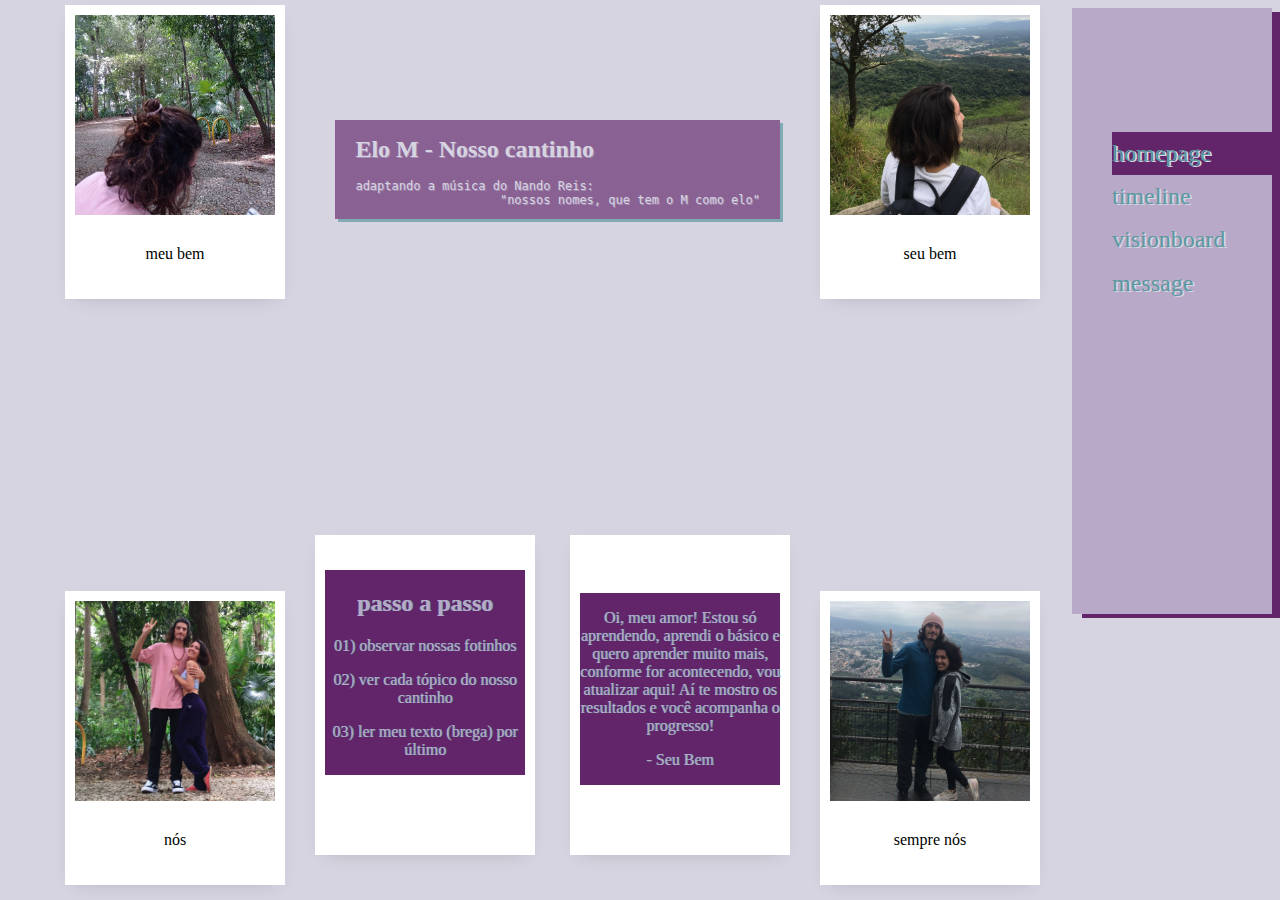
<file: index.html>
<!DOCTYPE html>
<html>
    <head>
    <meta charset="UTF-8" />
    <meta name="viewport" content="width=device-width, initial-scale=1.0">
        <title>meu bem</title>
        <link rel="icon" type="image/x-icon" href="heart.png" />
        <link rel="stylesheet" href="css/index.css" />
    </head>
    <body>
        <section style="background-color: #622569; position:absolute; width:520px; float:right;"></section>
            <div class="thread">

                <div class="text-block">
                    <h1>Elo M - Nosso cantinho</h1>
                    <pre>adaptando a música do Nando Reis:
                    "nossos nomes, que tem o M como elo"</pre>
                </div>
                <div class="polaroid1">
                    <img class="p" src="meu_bem.jpeg" width="100%" class="tilt"/>
                    <div class="contain">
                        <p>meu bem</p>
                    </div>
                </div>
                <div class="polaroid2">
                    <img src="eu.jpeg" width="100%" />
                    <div class="contain">
                        <p>seu bem</p>
                    </div>
                </div>
                <div class="polaroid3">
                    <img src="us1.jpeg" width="100%" />
                    <div class="contain">
                        <p>nós</p>
                    </div>
                </div>
                <div class="polaroid4">
                    <img src="us.jpeg" width="100%" />
                    <div class="contain">
                        <p>sempre nós</p>
                    </div>
                </div>
            </div>
            <div class="header">
                <nav>
                    <ul>
                        <li class="active"><a href="index.html">homepage</a> </li>
                        <li><a href="timeline.html">timeline</a></li>
                        <li><a href="vision_board.html">visionboard</a></li>
                        <li><a href="message.html">message</a></li>
                    </ul>
                </nav>
            </div>
        <div class="footer2">
            <div class="bottom2">
            <h2>passo a passo</h2>
            <p>01) observar nossas fotinhos</p>
            <p>02) ver cada tópico do nosso cantinho</p>
            <p>03) ler meu texto (brega) por último</p>
            </div>
        </div>
        <div class="footer">
        <div class="bottom1">
            <p>Oi, meu amor! Estou só aprendendo, aprendi o básico e quero aprender muito mais,
                conforme for acontecendo, vou atualizar aqui! Aí te mostro os resultados e você acompanha
                o progresso!</p>
            <p>- Seu Bem </p>
        </div>
    </div>
    
    </body>
</html>
</file>
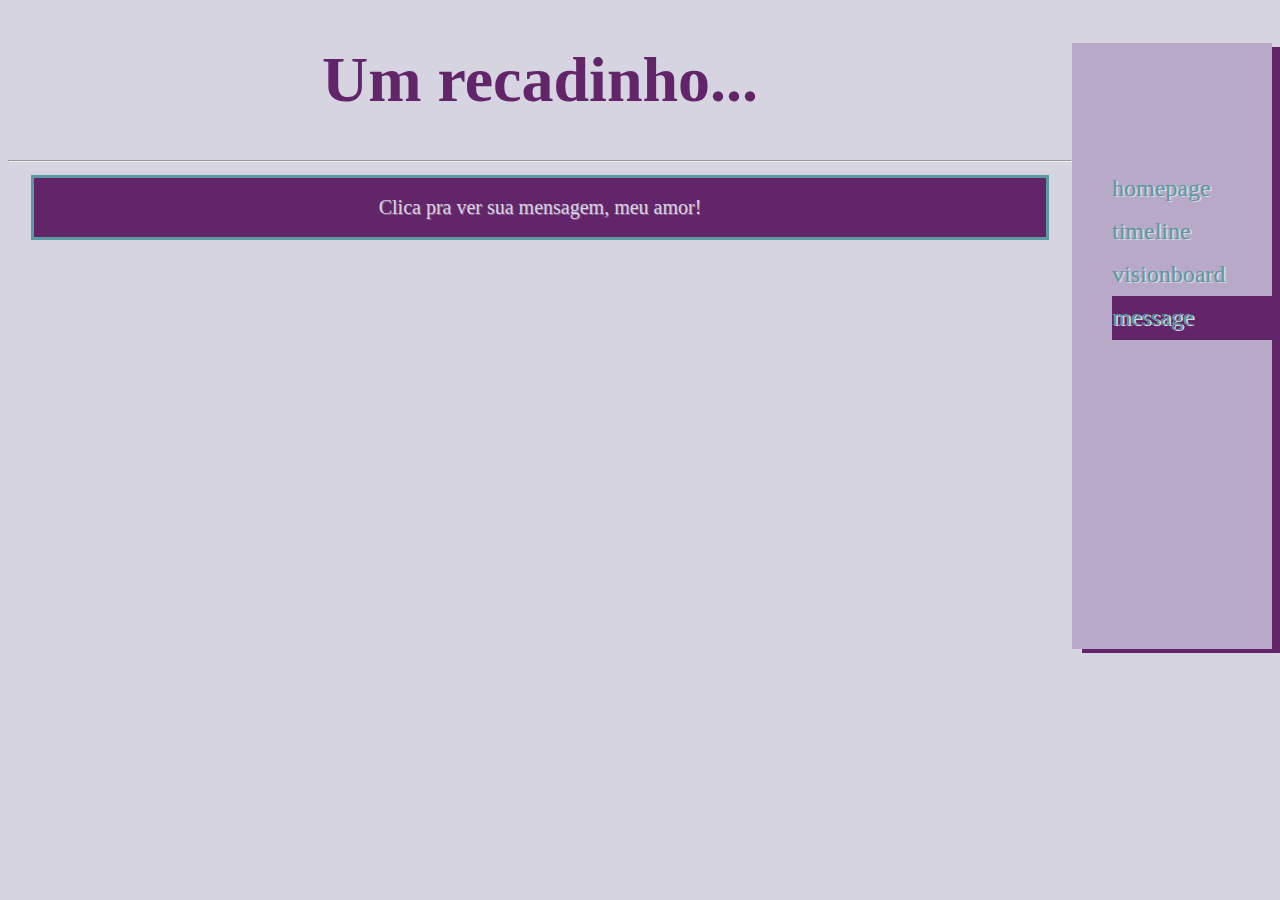
<file: message.html>
<!DOCTYPE html>
<html>
<head>
    <meta charset="UTF-8">
    <title>amor da minha vida</title>
        <link rel="icon" type="image/x-icon" href="heart.png" />
        <link rel="stylesheet" href="css/index.css" />
</head>
<body>
    <div class="header">
        <nav>
            <ul>
                <li><a href="index.html">homepage</a> </li>
                <li><a href="timeline.html">timeline</a></li>
                <li><a href="vision_board.html">visionboard</a></li>
                <li class="active"><a href="message.html">message</a></li>
            </ul>
        </nav>
    </div>
    <main>
        <div class="name">
            <h1>Um recadinho...</h1>
            <hr>

        <button type="button" class="collapsible">Clica pra ver sua mensagem, meu amor!</button>

    <div class="textt">
        
    <p>Eu sempre achei que iria detestar clichês.
    Ou talvez eu tenha sempre fugido deles.</p>
    <br/>
    <p>Eu quis detestar os clichês porque eles sempre pareceram tão simples, tão bobos
        e previsíveis. Tipo gostar de rosa.
        As pessoas esperavam que, por ser uma garota, eu gostasse de rosa.
        Sério que eu iria simplesmente ser exatamente assim?</p>
    <br/>
    <p>Sem surpresas, sem novidades, só seguindo as regras?</p>
    <br/>
    <p>Eu preferiria fugir do clichê que é uma garota gostar de rosa. Mas,
    eventualmente, eu precisei admitir o quanto rosa é uma cor bonita e
    combina não só comigo, mas com tudo! Rosa é bonito, rosa é uma cor 
    que eu admiti que gosto. E gosto bastante, você sabe.</p>
    <br/>
    <p>Sempre pensei assim sobre o amor. Mais especificamente sobre histórias de amor.</p>
    <br/>
    <p>Qual seria a graça de viver clichês? Qual a graça de amar de um 
    jeito clichê, retratado em todos os filmes, músicas, poemas clichês 
    que existem? Qual a graça de sentir e seguir o que esperam de um 
    sentimento e de um relacionamento? Para mim, não tinha graça nenhuma. 
    E talvez por isso só tivesse me enfiado em coisas que fugissem disso, 
    do "padrão", do que era esperado e do que era previsível.</p>
    <br/>
    <p>Acho que esqueci que um dos maiores clichês de todos era o final feliz.</p>

    <p>Como ter um final feliz se não estiver seguindo esses clichês?</p>

    <p>Mas, é só um detalhe, porque não foi por aí que me rendi aos clichês românticos.</p>
    <br/>
    <p>A verdade é que, assim como eu fui vendo a beleza do rosa até finalmente admitir, 
    eu fui vendo a beleza do clichê do amor destinado a ser, destinado a existir e a 
    fazer feliz aqueles que fazem parte dele. Fui vendo aos poucos a beleza de se sentir 
    segura e confortável para ser quem realmente é, sentir sua presença sendo apreciada, 
    sua existência e seu ser sendo compreendido, escutado, visto... E, é claro, a sensação 
    avassaladora e dominante desse amor clichê, que preenche não só seu corpo e alma, mas 
    também sua mente com todas as coisas boas que traz.</p>
    <br/>
    <p>E diante de toda beleza desse amor, como negar que é lindo? Como resistir à sua presença?</p>
    <br/>
    <p>Eu não soube, é claro. Você me fez amar todos os clichês. E me identificar com a grande  
    maioria deles porque, parando pra pensar, o amor só é tão clichê assim a ponto de fazer com
    que tantas pessoas o queiram, o idolatrem e se identifiquem com todas as histórias e músicas
    românticas porque, justamente, seu clichê é real. Ele é, de fato, lindo, faz com que as melhores
    sensações sejam afloradas, o quentinho no peito, o sorriso bobo. E é, também, avassalador, que 
    domina os sentidos, os pensamentos e até muitos aspectos da vida.</p>
    <br/>
    <p>Assim como precisei admitir meu apreço pelo rosa, admito meu apreço pelos clichês, principalmente 
    os românticos.</p>
    <br/>
    <p>Agradeço por me mostrar a beleza dos clichês, meu amor. E te garanto que planejo ainda muitos outros
    clichês ao seu lado, uma vida inteira juntos como os clichês mandam. Uma vida repleta de clichês fofinhos,
    de momentos bonitinhos que nos dê ataque de fofura, de planos que envolvam casamento, casa, mudança, bichinhos,
    filhos e até aceito planejar rotina. Porque com você, meu bem, os clichês mais previsíveis são intensos, são
    surpreendentes, são proveitosos e são repletos de muito carinho, risadas, conversas e muito, muito amor. </p>
    <br/>
    <p>Então, vamos lá! Feliz dia dos namorados, feliz nossos 4 meses e meio oficiais, 5 meses e meio se considerar há 
    quanto tempo já vivemos nossos clichês juntos. Feliz a gente, feliz tudo do seu lado!</p>
    <br/>
    <p>Eu te amo muito, meu bem! Muito muito muito! Muitão!</p>
    </div>
    </main>
<script>
    var coll = document.getElementsByClassName("collapsible");
    var i;

for (i = 0; i < coll.length; i++) {
    coll [i].addEventListener("click", function () {
        this.classList.toggle("active");
        var content = this.nextElementSibling;
        if (content.style.display === "block") {
            content.style.display = "none";
        } else {
            content.style.display = "block"
        }
    });
}
</script>
</body>
</html>
</file>
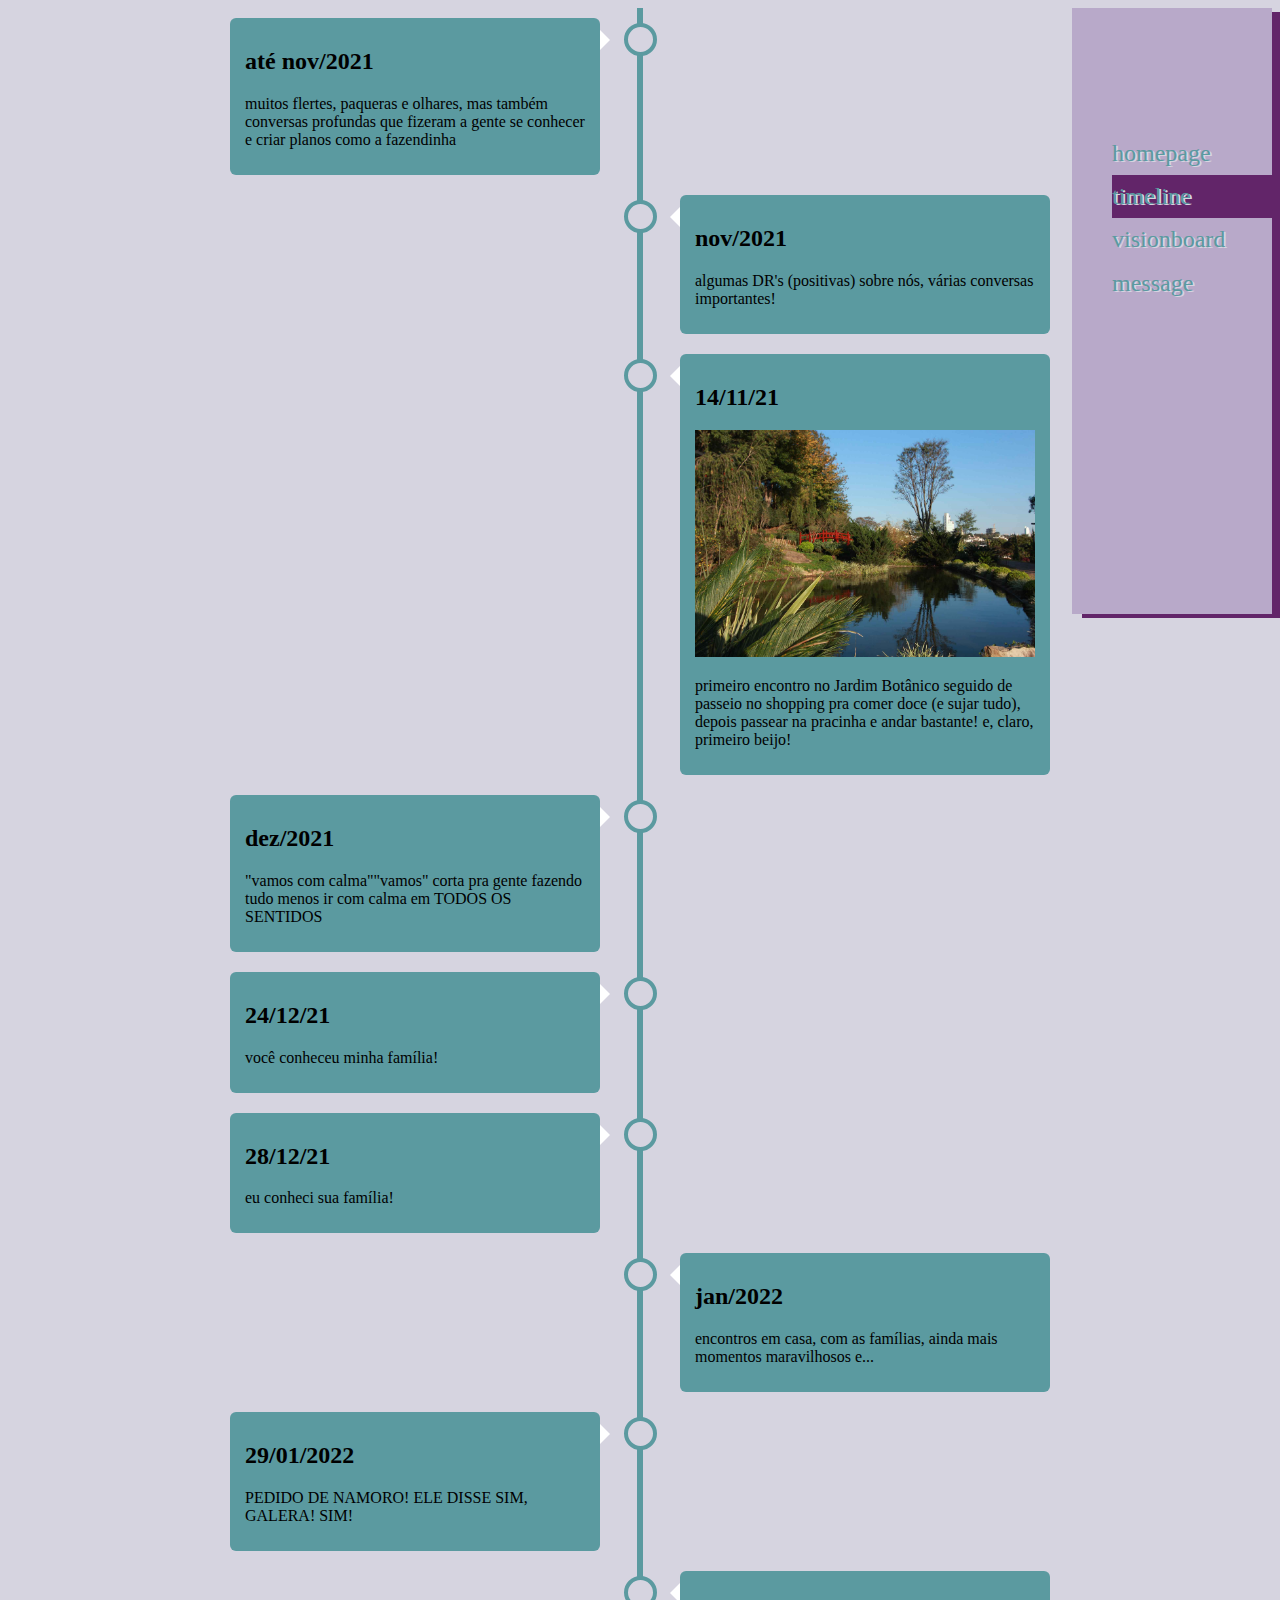
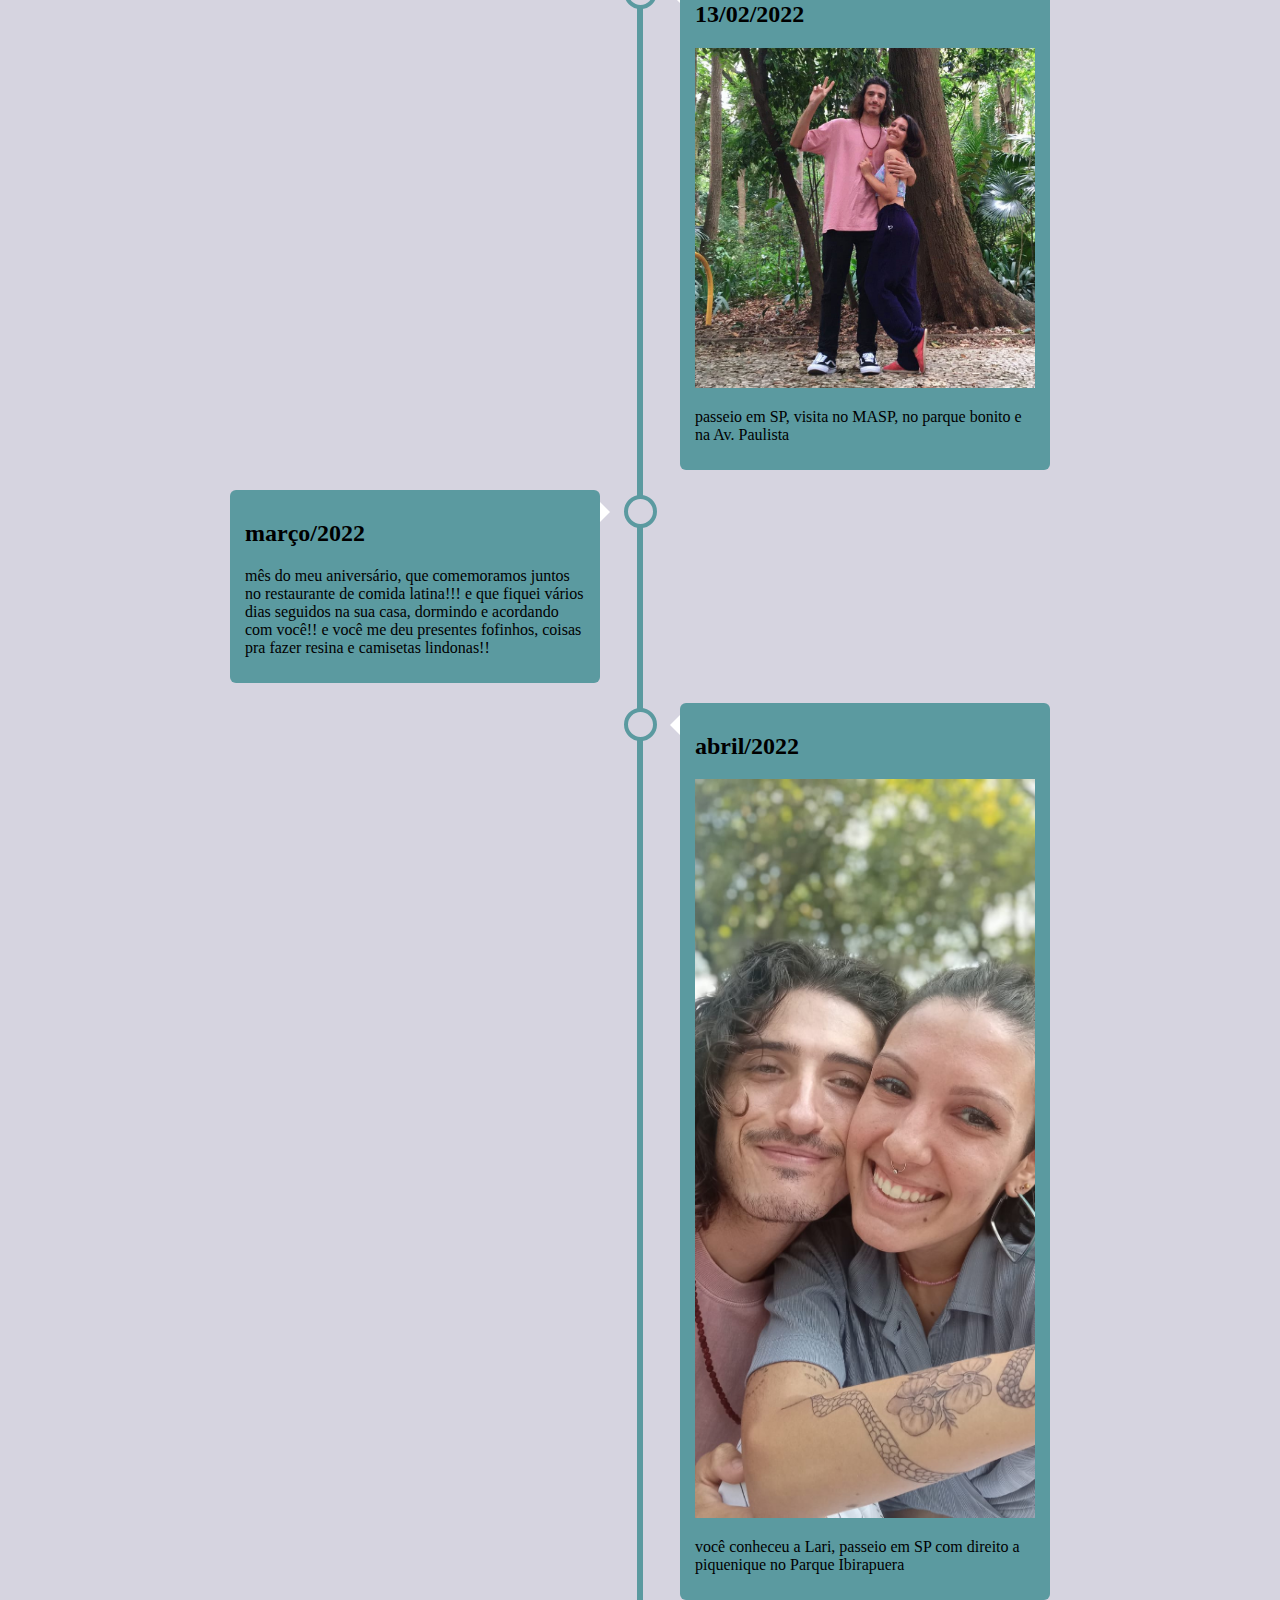
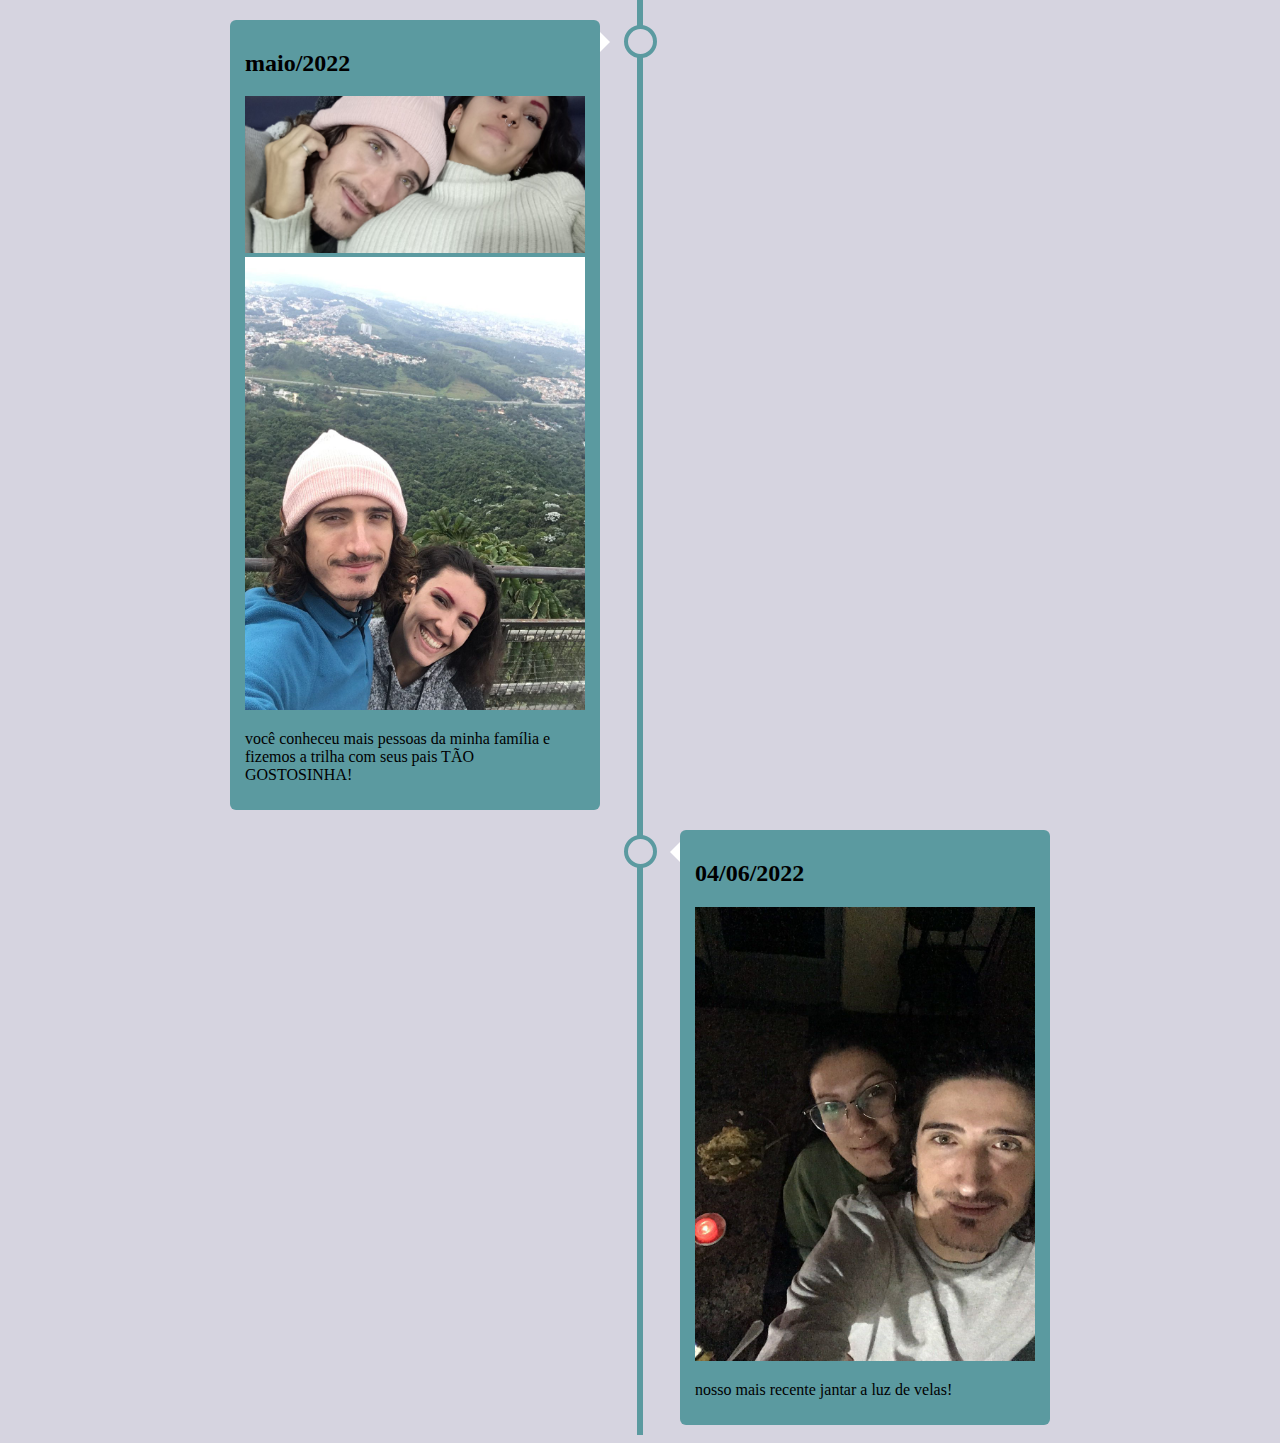
<file: timeline.html>
<!DOCTYPE html>
<html>
<head>
    <meta charset="UTF-8">
    <title>amor da minha vida</title>
        <link rel="icon" type="image/x-icon" href="heart.png" />
        <link rel="stylesheet" href="css/index.css" />
</head>
<body>
    <div class="header">
        <nav>
            <ul>
                <li><a href="index.html">homepage</a> </li>
                <li class="active"><a href="timeline.html">timeline</a></li>
                <li><a href="vision_board.html">visionboard</a></li>
                <li><a href="message.html">message</a></li>
            </ul>
        </nav>
    </div>
    <div class="timeline">
        <div class="container left">
            <div class="content">
                <h2>até nov/2021</h2>
                <p>muitos flertes, paqueras e olhares, mas também conversas profundas
                    que fizeram a gente se conhecer e criar planos como a fazendinha
                </p>
            </div>
        </div>
        <div class="container right">
            <div class="content">
                <h2>nov/2021</h2>
                <p>algumas DR's (positivas) sobre nós, várias conversas importantes!
                </p>
            </div>
        </div>
        <div class="container right">
            <div class="content">
                <h2>14/11/21</h2>
                <img src ="botanico.jpg" width="100%">
                <p>primeiro encontro no Jardim Botânico seguido de passeio no shopping pra comer doce (e sujar tudo),
                    depois passear na pracinha e andar bastante! e, claro, primeiro beijo!</p>
            </div>
        </div>
        <div class="container left">
            <div class="content">
                <h2>dez/2021</h2>
                <p>"vamos com calma""vamos" corta pra gente fazendo tudo menos ir com calma em TODOS OS SENTIDOS</p>
            </div>
        </div>
        <div class="container left">
            <div class="content">
                <h2>24/12/21</h2>
                <p>você conheceu minha família!</p>
            </div>
        </div>
        <div class="container left">
            <div class="content">
                <h2>28/12/21</h2>
                <p>eu conheci sua família!</p>
            </div>
        </div>
        <div class="container right">
            <div class="content">
                <h2>jan/2022</h2>
                <p>encontros em casa, com as famílias, ainda mais momentos maravilhosos
                    e...
                </p>
            </div>
        </div>
        <div class="container left">
            <div class="content">
                <h2>29/01/2022</h2>
                <p>PEDIDO DE NAMORO! ELE DISSE SIM, GALERA! SIM!</p>
            </div>
        </div>
        <div class="container right">
            <div class="content">
                <h2>13/02/2022</h2>
                <img src ="us1.jpeg" width="100%">
                <p>passeio em SP, visita no MASP, no parque bonito e na Av. Paulista</p>
            </div>
        </div>
        <div class="container left">
            <div class="content">
                <h2>março/2022</h2>
                <p>mês do meu aniversário, que comemoramos juntos no restaurante de comida latina!!!
                    e que fiquei vários dias seguidos na sua casa, dormindo e acordando com você!!
                    e você me deu presentes fofinhos, coisas pra fazer resina e camisetas lindonas!!</p>
            </div>
        </div>
        <div class="container right">
            <div class="content">
                <h2>abril/2022</h2>
                <img src="piquenique.jpeg" width="100%">
                <p>você conheceu a Lari, passeio em SP com direito a piquenique no Parque Ibirapuera</p>
            </div>
        </div>
        <div class="container left">
            <div class="content">
                <h2>maio/2022</h2>
                <img src="amorzinho.jpeg" width="100%">
                <img src="trilha.jpeg" width="100%">
                <p>você conheceu mais pessoas da minha família e fizemos a trilha com seus pais TÃO GOSTOSINHA!</p>
            </div>
        </div>
        <div class="container right">
            <div class="content">
                <h2>04/06/2022</h2>
                <img src="velas.jpeg" width="100%">
                <p>nosso mais recente jantar a luz de velas!</p>
            </div>
        </div>
    </div>
</body>
</html>
</file>
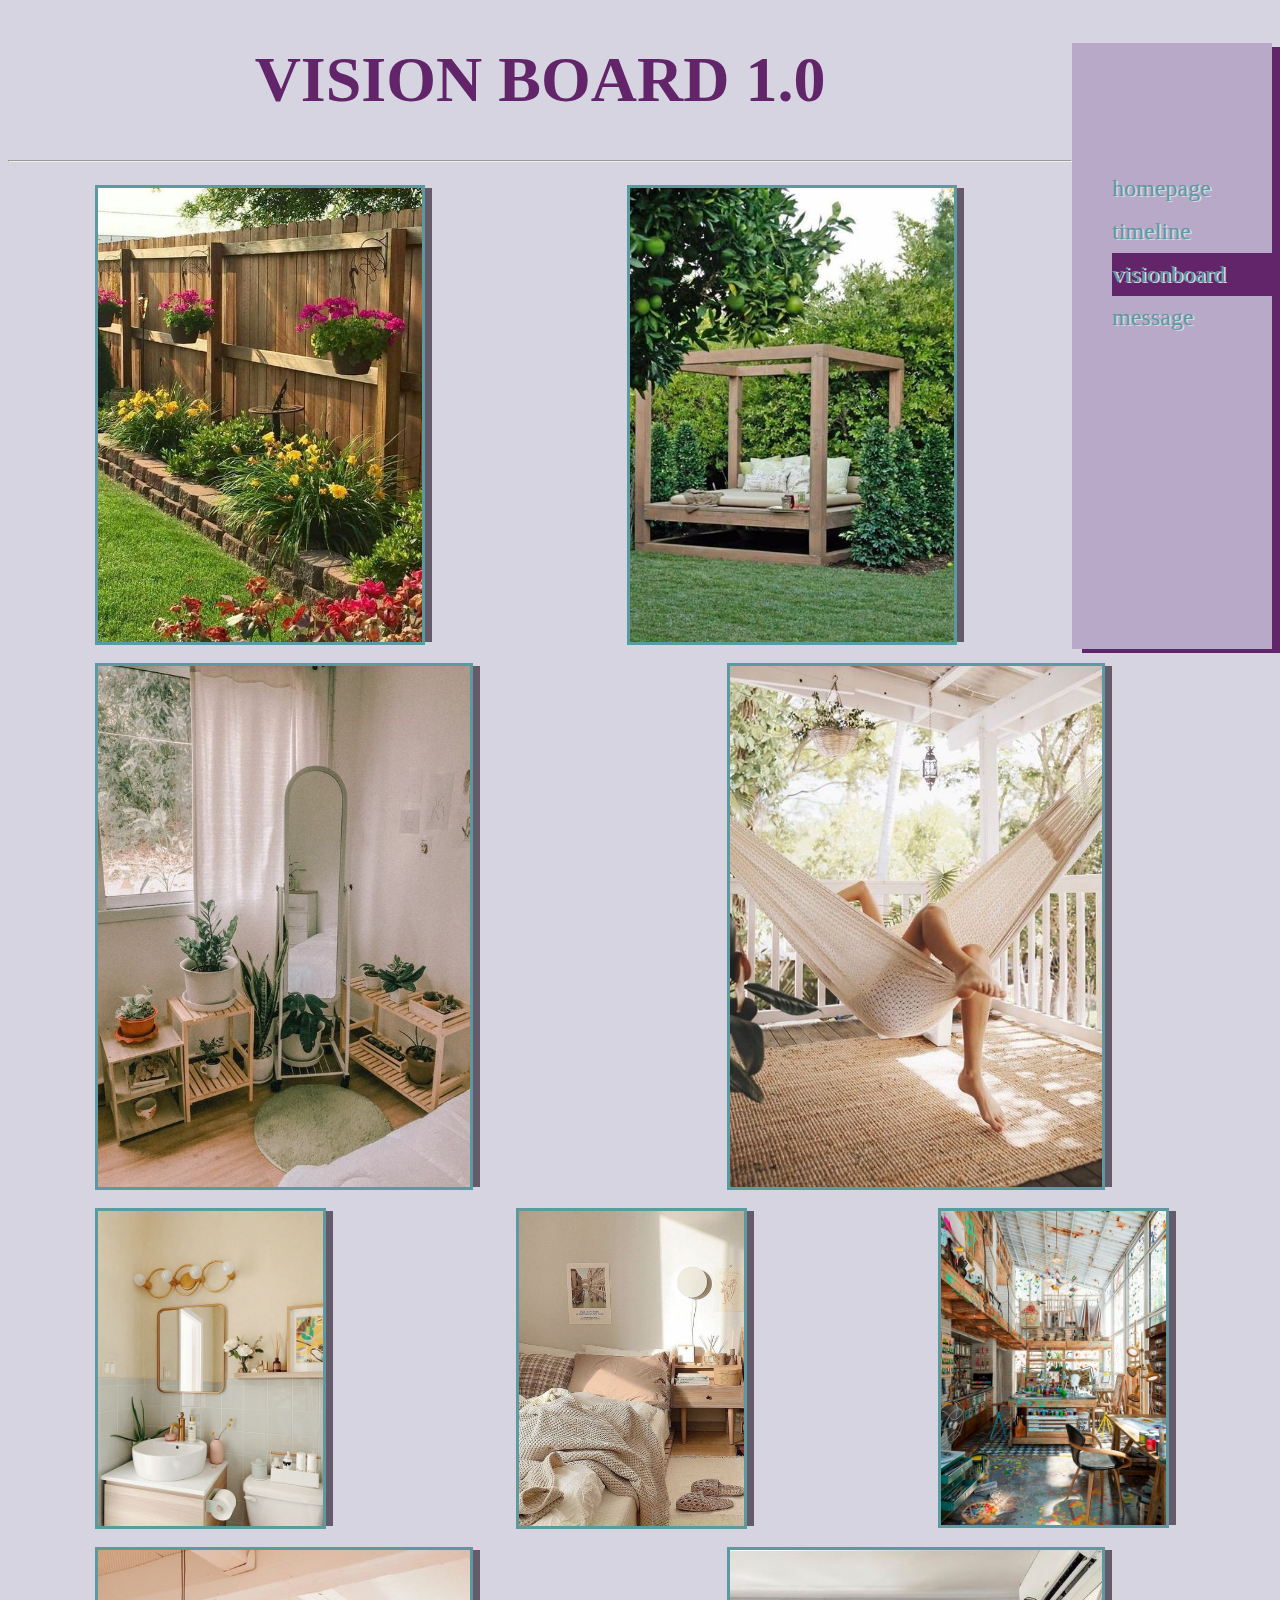
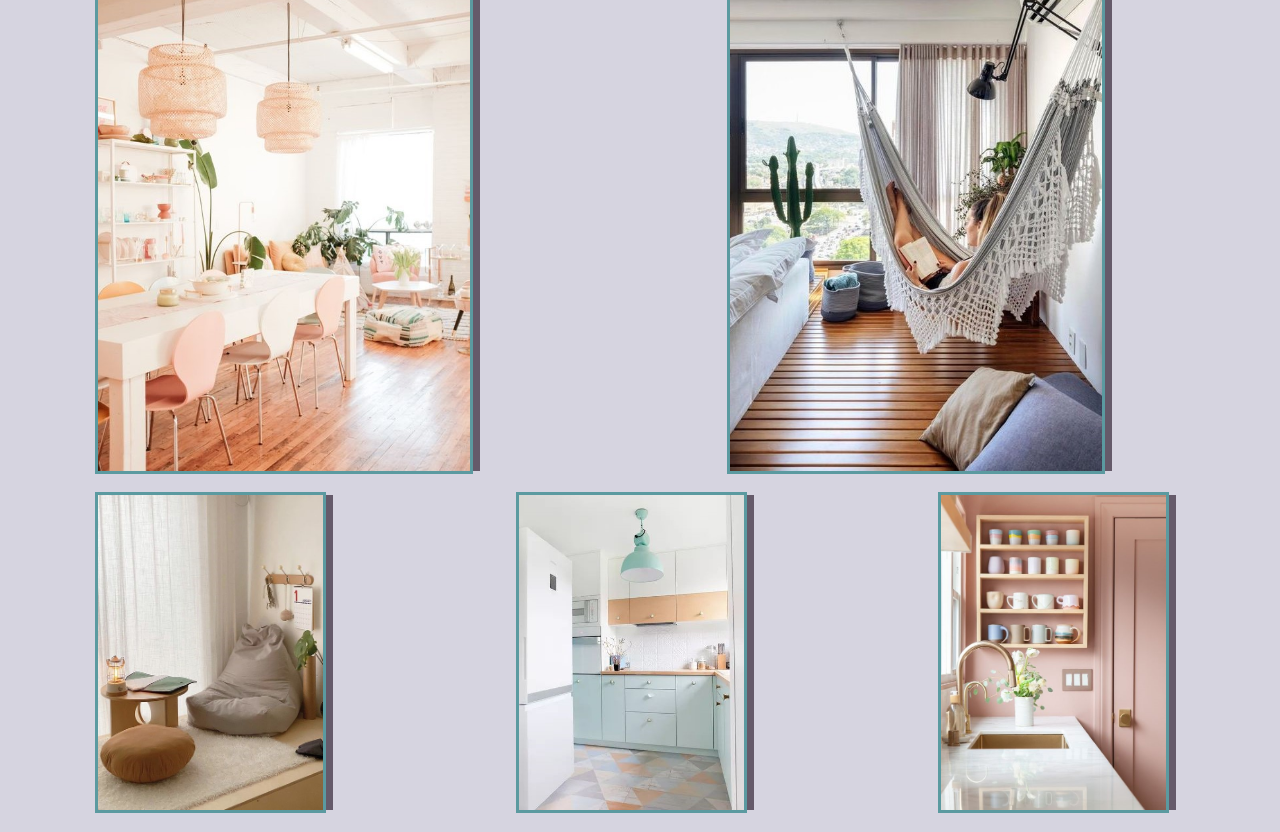
<file: vision_board.html>
<!DOCTYPE html>
<html>
<head>
    <meta charset="UTF-8">
    <title>amor da minha vida</title>
        <link rel="icon" type="image/x-icon" href="heart.png" />
        <link rel="stylesheet" href="css/index.css" />
</head>
<body>
    <div class="header">
        <nav>
            <ul>
                <li><a href="index.html">homepage</a> </li>
                <li><a href="timeline.html">timeline</a></li>
                <li class="active"><a href="vision_board.html">visionboard</a></li>
                <li><a href="message.html">message</a></li>
            </ul>
        </nav>
    </div>
    <main>
        <div class="name">
        <h1>VISION BOARD 1.0</h1>
        <hr>
        </div>
    <div class="row">
        <div class="column">
            <img src="backyard.jpg" width="75%" class="gallery"/>
            <div class="overlay">quintal com plantinhas</div>
        </div>
        <div class="column">
            <img src="bbackyard.jpg" width="75%" class="gallery"/>
            <div class="overlay">lugarzinhos pra gente sentar</div>
        </div>
    </div>
    <div class="row">
        <div class="column">
            <img src="plants.jpg" width="70%" class="gallery"/>
            <div class="overlay">cantinho das plantinhas</div>
        </div>
        <div class="column">
            <img src="rrede.jpg" width="70%"class="gallery"/>
            <div class="overlay">rede gostosinha pra relaxar</div>
        </div>
    </div>
    <div class="row2">
        <div class="column">
            <img src="bathroom.jpg" width="70%" class="gallery"/>
            <div class="overlay">banheiro seguindo a vibe pastel</div>
        </div>
        <div class="column">
            <img src="bedroom.jpg" width="70%"class="gallery"/>
            <div class="overlay">cama baixa cheia de cobertores bonitos e almofadas</div>
        </div>
        <div class="column">
            <img src="wall.jpg" width="70%" class="gallery"/>
            <div class="overlay">ateliê não só pra eu fazer minhas artes, mas pra fazermos juntos!</div>
        </div>
    </div>
    <div class="row">
        <div class="column">
            <img src="dinning.jpg" width="70%" class="gallery"/>
            <div class="overlay">mesa bonita pra gente comer juntos!</div>
        </div>
        <div class="column">
            <img src="rede.jpg" width="70%" class="gallery"/>
            <div class="overlay">por que não rede dentro de casa também? relaxante!</div>
        </div>
    </div>
    <div class="row2">
        <div class="column">
            <img src="puff.jpg" width="70%" class="gallery"/>
            <div class="overlay">um cantinho desses com puff pra ler!</div>
        </div>
        <div class="column">
            <img src="kitchen.jpg" width="70%" class="gallery"/>
            <div class="overlay">pra você cozinhar pra mim, claro! (e pra gente cozinhar juntos também)</div>
        </div>
        <div class="column">
            <img src="mugs.jpg" width="70%" class="gallery"/>
            <div class="overlay">coleção de xícaras e o cantinho do café!</div>
        </div>
    </div>

    </main>
</body>
</html>
</file>
<file: css/index.css>
html {
    background-color: #d6d4e0; font-family: 'Lucida Console';
}

.wrapper {
    position:relative;
}

.text-block {
    position: absolute;
    background-color: #622569a9;
    top: 120px; right:500px;
    color:#d6d4e0; text-shadow: 1px 1px #b8a9c9ac;
    padding-left: 20px; padding-right: 20px;
    box-shadow: 3px 3px #5b9aa0b2; font-size: 12px;
}

li {
    list-style-type: none;
    text-align: right;
}
li a {
    text-decoration: none; color:#5b9aa0;
    text-shadow: 2px 1px #d6d4e0;
}
li.active {
    background-color: #622569; width:165px; text-align: left;
}
nav {
    display:block;
    width:200px; line-height: 1.8;
    margin-right: 0px;
    background-color: #b8a9c9;
    padding-right: 100px; padding-top: 100px; padding-bottom: 285px; 
    box-shadow: 10px 4px #622569;
}
.header {
    font-size:24px; color:#5b9aa0;
    float:right;
}

.polaroid1 {
    width: 200px; border: white; top: 5px; left: 0px; ;
    background-color: white; position: absolute; outline: 10px solid white;
    box-shadow: 0 4px 8px 0 rgba(0, 0, 0, 0.2), 0 6px 20px 0 rgba(0, 0, 0, 0.19);
    margin-bottom: 20px; margin-top: 10px; margin-left: 75px; 
}
.polaroid2 {
    width: 200px; border: white; top: 5px; right: 250px;
    background-color: white; position:absolute; outline: 10px solid white;
    box-shadow: 0 4px 8px 0 rgba(0, 0, 0, 0.2), 0 6px 20px 0 rgba(0, 0, 0, 0.19);
    margin-bottom: 20px; margin-top: 10px; margin-left: 75px;
}
.polaroid3 {
    width: 200px; border: white; bottom: 5px; left: 0px;
    background-color: white; position: absolute; outline: 10px solid white;
    box-shadow: 0 4px 8px 0 rgba(0, 0, 0, 0.2), 0 6px 20px 0 rgba(0, 0, 0, 0.19);
    margin-bottom: 20px; margin-top: 10px; margin-left: 75px;
}
.polaroid4{
    width: 200px; border: white; bottom: 5px; right: 250px;
    background-color: white; position: absolute; outline: 10px solid white;
    box-shadow: 0 4px 8px 0 rgba(0, 0, 0, 0.2), 0 6px 20px 0 rgba(0, 0, 0, 0.19);
    margin-bottom: 20px; margin-top: 10px; margin-left: 75px;
}
.contain {
    text-align: center;
    padding: 10px 10px;
    background-color: white;
}

.footer {
    width: 200px; height: 300px; border: white; bottom: 5px; right: 500px;
    background-color: white; position:absolute; outline: 10px solid white;
    box-shadow: 0 4px 8px 0 rgba(0, 0, 0, 0.2), 0 6px 20px 0 rgba(0, 0, 0, 0.19);
    margin-bottom: 50px; margin-top: 10px; margin-left: 75px;
}
.bottom1 {
    text-align: center; color:#b8a9c9; text-shadow: 1px 0px #5b9aa0;
    background-color: #622569;
    position:absolute; bottom:60px;
}

.footer2 {
    width: 200px; height: 300px; border: white; bottom: 5px; left: 250px;
    background-color: white; position:absolute; outline: 10px solid white;
    box-shadow: 0 4px 8px 0 rgba(0, 0, 0, 0.2), 0 6px 20px 0 rgba(0, 0, 0, 0.19);
    margin-bottom: 50px; margin-top: 10px; margin-left: 75px;
}

.bottom2 {
    text-align: center; color:#b8a9c9; text-shadow: 1px 0px #5b9aa0;
    background-color: #622569; font-size: 16px;
    position:absolute; bottom: 70px;
}




*{
    box-sizing:border-box;
}
.timeline {
    position: relative;
    max-width: 900px;
    margin: 0 auto;
}
.timeline::after {
    content: '';
    position:absolute;
    width: 6px;
    background-color:#5b9aa0;
    top: 0; bottom: 0;
    left: 50%; margin-left: -3px;
}
.container {
    padding: 10px 40px;
    position: relative;
    background-color: inherit;
    width: 50%;
}
.container::after {
    content: '';
    position: absolute;
    width: 25px; height: 25px; right: -17px;
    background-color: #d6d4e0;
    border: 4px solid #5b9aa0;
    top: 15px; border-radius: 50%; z-index:1;
}
.left {
    left: 0;
}
.right {
    left: 50%;
}
.left::before {
    content: " ";
    height: 0; position: absolute;
    top: 22px; width: 0; z-index: 1;
    right: 30px; border: medium solid #622569;
    border-width: 10px 0 10px 10px;
    border-color: transparent transparent transparent white;
}
.right::before {
    content: " ";
    height: 0;
    position: absolute;
    top: 22px; width: 0; z-index: 1; left: 30px;
    border: medium solid #622569;
    border-width: 10px 10px 10px 0;
    border-color: transparent white transparent transparent;
}
.right::after {
    left: -16px;
}
.content {
    padding: 10px 15px;
    background-color: #5b9aa0;
    position: relative;
    border-radius: 6px;
}
.name {
    text-align: center;
    color: #622569; font-size: xx-large; font-family: fantasy;
}

.row {
    display: flex;
}

.row2 {
    display: flex;
}

.column {
    flex: 40%;
    padding: 10px;
    position: relative;
    margin-left: 80px;
}

.gallery {
    outline-style: solid;
    outline-color: #5b9aa0; box-shadow: 10px 0px #1a0a1c9a;
}

.overlay {
    position: absolute;
    bottom: 0;
    background: #622569a9;
    color: #f1f1f1;
    width:60%; margin-left: 20px; margin-bottom: 35px;
    transition: .5s ease;
    opacity:0;
    color: #d6d4e0; text-shadow: 1px 1px #b8a9c9;
    font-size: 20px;
    padding: 20px;
    text-align: center;
  }
.column:hover .overlay {
    opacity: 1;
}

.texting {
    color: #5b9aa0;text-shadow: 2px 2px #b8a9c9; 
    font-family: 'Courier New', Courier, monospace;
    position:absolute;
}

.button {
    background-color: #622569;
    border: none;
    color:#d6d4e0; text-shadow: #b8a9c9;
    padding: 10px 20px;
    text-align: center;
    text-decoration: none;
    display: inline-block;
    margin: 4px 2px;
    cursor:auto;
    border-radius: 16px;
  }


.collapsible {
    background-color: #622569; color:#d6d4e0; text-shadow: 1px 1px #aa84afa9;
    font-family: fantasy;
    cursor: pointer; padding: 18px;
    width: 80%; border:none; text-align: center;
    outline: solid #5b9aa0; font-size: 20px;
}
.textt {
    padding: 0 18px; width:80%; margin-left:25px;
    font-family: 'Times New Roman', Times, serif;
    display: none; text-align: justify;
    overflow: hidden; outline: solid #5b9aa0a4;
    background-color: #481b4dc6; font-size: 15px;
    color:#d6d4e0; text-shadow: 1px 1px #aa84afa9;
}
</file>
